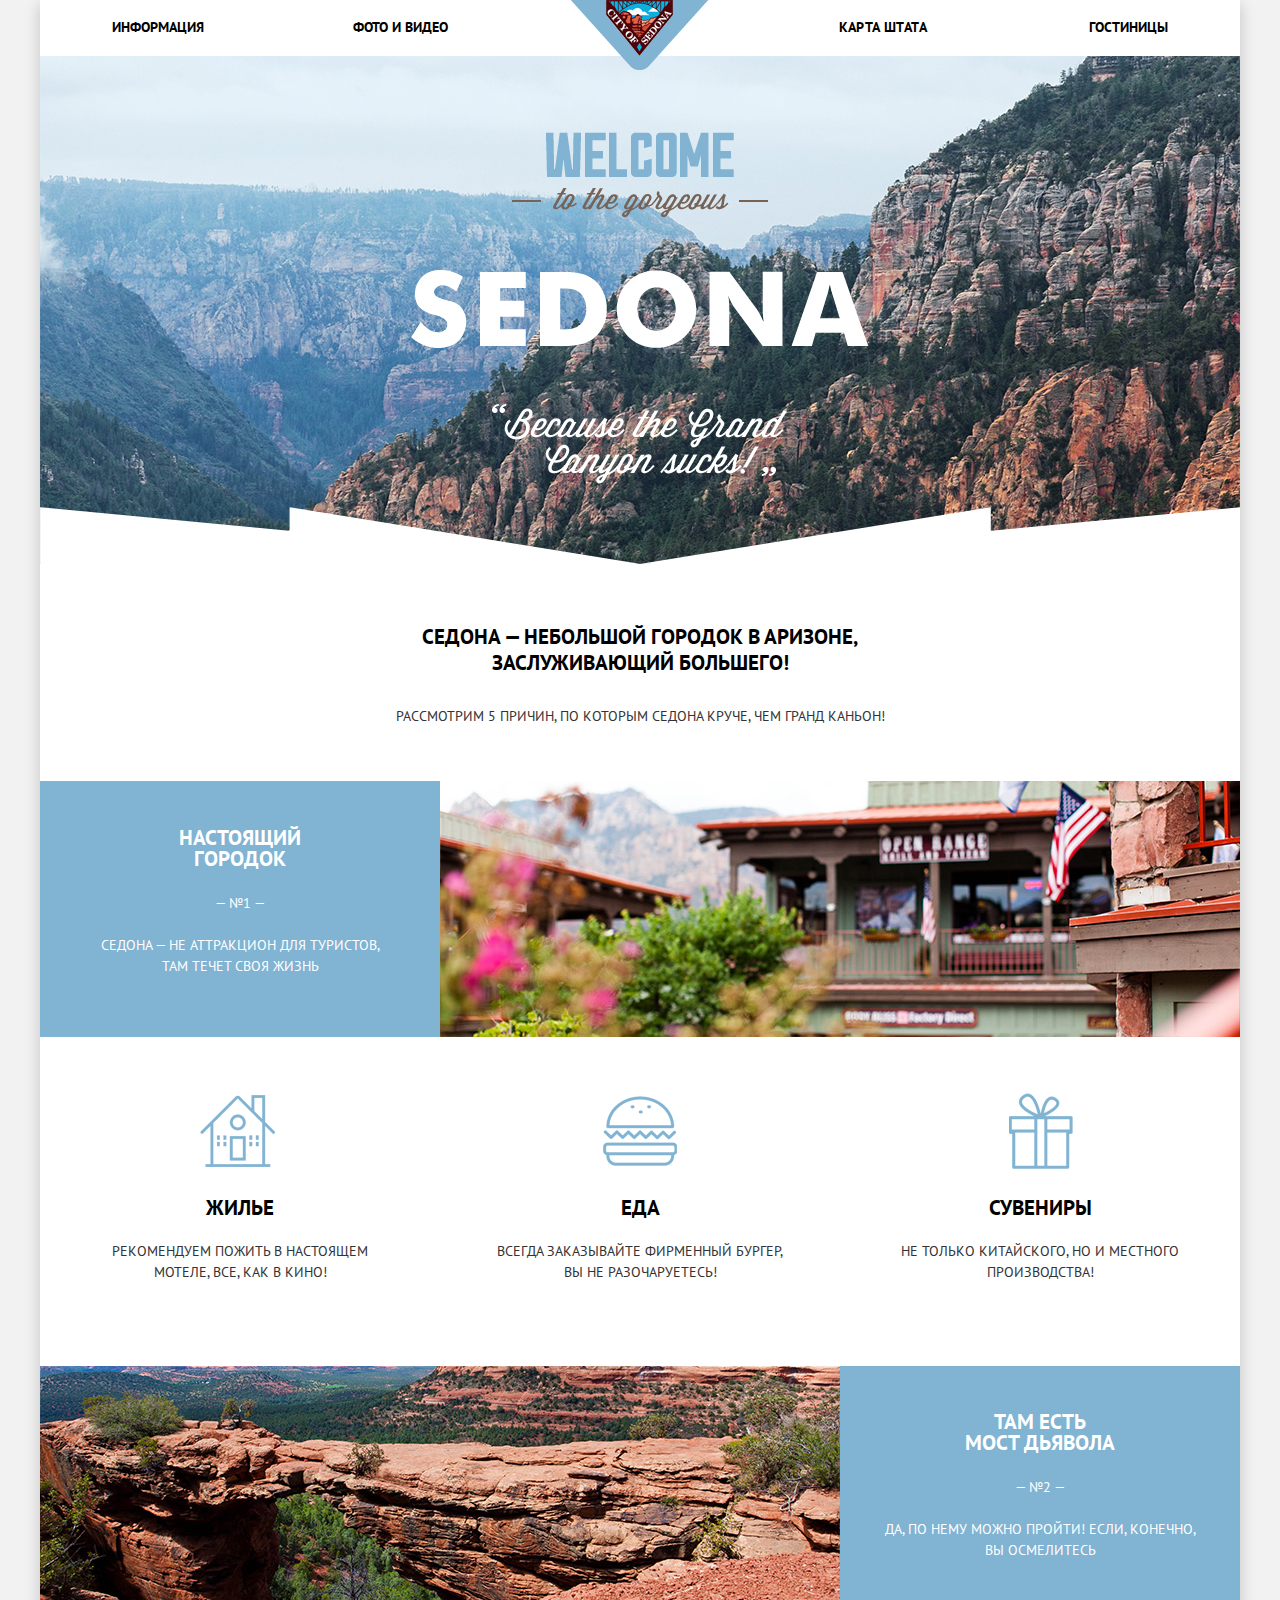
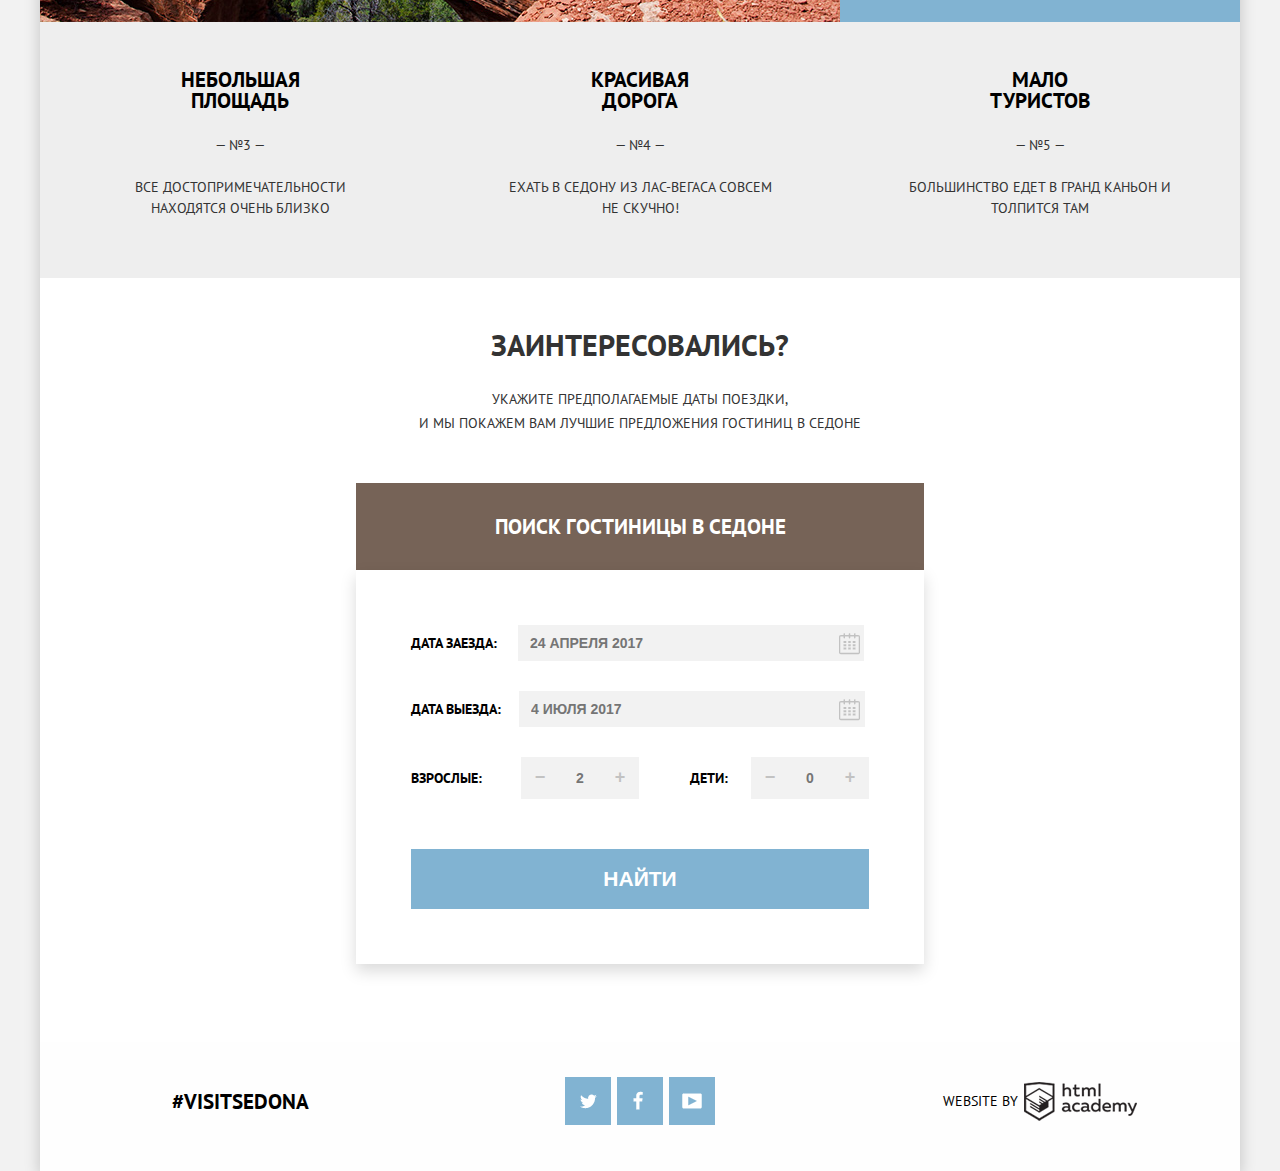
<file: index.html>
<!DOCTYPE html>
<html lang="ru">
    <head>
        <meta charset="utf-8">
        <title>Отдых в Седоне</title>
        <link href="css/normalize.css" rel="stylesheet">
        <link href="css/style.css" rel="stylesheet">
        <link href="https://fonts.googleapis.com/css?family=PT+Sans:400,700&amp;subset=cyrillic" rel="stylesheet">
    </head>

    <body>

        <div class="container-main">
            <header class="main-header">
                <a class="logo">
                    <img src="img/index-logo.png" width="138" height="70" alt="City of Sedona">
                </a>
                <nav class="main-navigation">
                    <ul class="main-menu">
                        <li class="main-menu-left">
                            <a href="#">Информация</a>
                        </li><!--
                      --><li class="main-menu-left">
                            <a href="#">Фото и видео</a>
                        </li><!--
                      --><li class="main-menu-right">
                            <a href="catalog.html">Гостиницы</a>
                        </li><!--
                      --><li class="main-menu-right">
                            <a href="#">Карта штата</a>
                        </li>
                    </ul>
                </nav>
            </header>


                <main>
                    <div class="banner">
                        <img src="img/main-img.jpg" class="banner-img" width="1200" height="535" alt="Добро пожаловать в Седону!">
                    </div>
                    <div class="promo">
                        <h2 class="promo-title">Седона — небольшой городок в Аризоне, заслуживающий большего!</h2>
                        <p class="promo-text">Рассмотрим 5 причин, по которым Седона круче, чем Гранд Каньон!</p>
                    </div>

                    <div class="feature clearfix">
                        <div class="feature-item">
                            <h2 class="feature-title">Настоящий<br>городок</h2>
                            <span class="feature-number">— №1 —</span>
                            <p class="feature-description">Седона — не аттракцион для туристов, там течет своя жизнь</p>
                        </div>
                        <div class="feature-img">
                            <img src="img/img-1.jpg" width="800" height="256" alt="настоящий городок">
                        </div>
                    </div>

                    <ul class="advice">
                        <li class="advice-item house icon">
                            <h2 class="advice-title">Жилье</h2>
                            <p class="advice-description">Рекомендуем пожить в настоящем мотеле, все, как в кино!</p>
                        </li><!--
                      --><li class="advice-item burger icon">
                            <h2 class="advice-title">Еда</h2>
                            <p class="advice-description">Всегда заказывайте фирменный бургер, вы не разочаруетесь!</p>
                        </li><!--
                      --><li class="advice-item gift icon">
                            <h2 class="advice-title">Сувениры</h2>
                            <p class="advice-description">Не только китайского, но и местного производства!</p>
                        </li>
                    </ul>

                    <div class="feature-2 clearfix">
                        <div class="feature-img-2">
                            <img src="img/img-2.jpg" width="800" height="256" alt="мост дьявола">
                        </div>
                        <div class="feature-item-2">
                            <h2 class="feature-title">Там есть<br>мост дьявола</h2>
                            <span class="feature-number">— №2 —</span>
                            <p class="feature-description">Да, по нему можно пройти! Если, конечно, вы осмелитесь</p>
                        </div>
                    </div>

                    <ul class="fact">
                        <li class="fact-item">
                            <h2 class="fact-title">Небольшая<br>площадь</h2>
                            <span class="fact-number">— №3 —</span>
                            <p class="fact-description">Все достопримечательности находятся очень близко</p>
                        </li><!--
                      --><li class="fact-item">
                            <h2 class="fact-title">Красивая<br>дорога</h2>
                            <span class="fact-number">— №4 —</span>
                            <p class="fact-description">Ехать в Седону из Лас-Вегаса совсем не скучно!</p>
                        </li><!--
                      --><li class="fact-item">
                            <h2 class="fact-title">Мало<br>туристов</h2>
                            <span class="fact-number">— №5 —</span>
                            <p class="fact-description">Большинство едет в Гранд Каньон и толпится там</p>
                        </li>
                    </ul>

                    <div class="search-promo">
                        <span class="search-promo-title">Заинтересовались?</span>
                        <p class="search-promo-description">Укажите предполагаемые даты поездки, и&nbsp;мы&nbsp;покажем&nbsp;вам&nbsp;лучшие предложения гостиниц в седоне</p>
                        <a class="search-promo-btn" href="#">Поиск гостиницы в Седоне</a>
                    </div>


                    <form class="search-form">
                        <fieldset class="date-in">
                            <label for="date-in">Дата заезда:</label>
                            <input type="text" name="date" id="date-in" placeholder="24 апреля 2017">
                            <button class="search-form-sprite sprite-calendar"></button>
                        </fieldset>
                        <fieldset class="date-out">
                            <label for="date-out">Дата выезда:</label>
                            <input type="text" name="date" id="date-out" placeholder="4 июля 2017">
                            <button class="search-form-sprite sprite-calendar"></button>
                        </fieldset>
                        <fieldset class="number-of-people clearfix">
                            <div class="adults">
                                <label for="adults">Взрослые:</label>
                                <div class="counter">
                                    <button class="min">&minus;</button>
                                    <input type="text" name="adults" id="adults" placeholder="2">
                                    <button class="max">+</button>
                                </div>
                            </div>
                            <div class="children">
                                <label for="children">Дети:</label>
                                <div class="counter">
                                    <button class="min">&minus;</button>
                                    <input type="text" name="children" id="children" placeholder="0">
                                    <button class="max">+</button>
                                </div>
                            </div>
                        </fieldset>
                        <button class="search-btn" type="submit">Найти</button>
                    </form>


                     <div class="map">
                        <iframe src="https://www.google.com/maps/embed?pb=!1m18!1m12!1m3!1d591769.6423268546!2d-111.79897700434209!3d34.97925239717101!2m3!1f0!2f0!3f0!3m2!1i1024!2i768!4f13.1!3m3!1m2!1s0x872da132f942b00d%3A0x5548c523fa6c8efd!2z0KHQtdC00L7QvdCwLCDQkNGA0LjQt9C-0L3QsCA4NjMzNiwg0KHQqNCQ!5e0!3m2!1sru!2sru!4v1494269872861" width="1200" height="595" style="border:0" allowfullscreen>
                        </iframe>
                        <!--  <img src="img/map-full.jpg" class="map-img" width="1200" height="595" alt="карта Седоны"> -->
                     </div>

                </main>

                <footer class="footer-main">
                    <div class="footer-hashtag">
                        <a class="hashtag" href="#">#visitsedona</a>
                    </div>
                    <div class="footer-social">
                        <a class="social-btn twitter" href="#">Твиттер</a>
                        <a class="social-btn facebook" href="#">Фейсбук</a>
                        <a class="social-btn youtube" href="#">Ютуб</a>
                    </div>
                    <div class="footer-copyright">
                        <p class="copyright">Website by</p>
                        <a class="footer-copyright-btn" href="https://htmlacademy.ru/intensive/htmlcss">
                            <img src="img/html-academy.png" width="113" height="39" alt="HTML Academy">
                        </a>
                    </div>
                </footer>

        </div>

    </body>
</html>
</file>
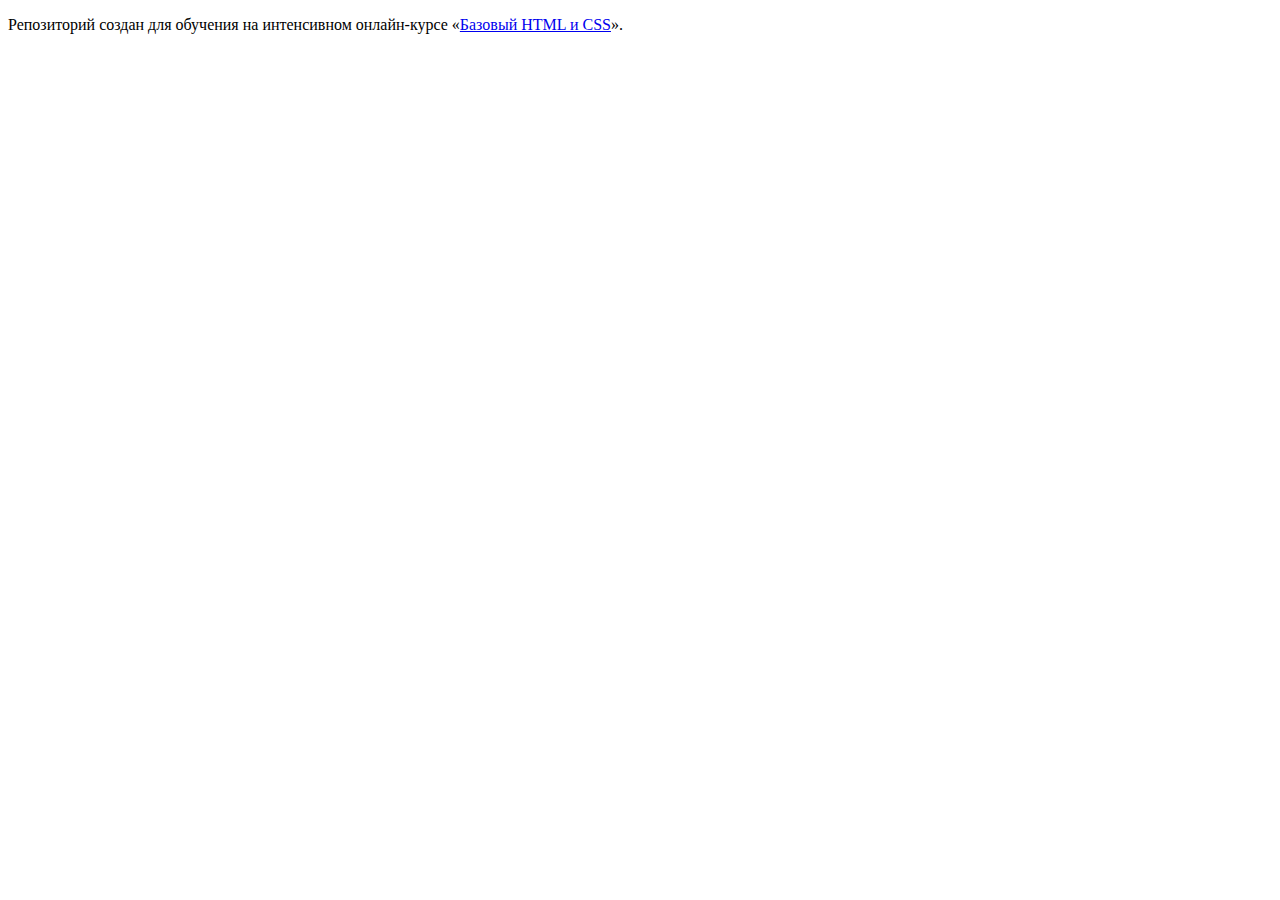
<file: master/index.html>
<!DOCTYPE html>
<html lang="ru">
  <head>
    <meta charset="utf-8">
    <title>HTML Academy: Седона</title>
    <base href="https://htmlacademy-htmlcss.github.io/308987-sedona/master/">
</head>
  <body>

    <p>Репозиторий создан для обучения на интенсивном онлайн‑курсе «<a href="https://htmlacademy.ru/intensive/htmlcss">Базовый HTML и CSS</a>».</p>

  </body>
</html>
</file>
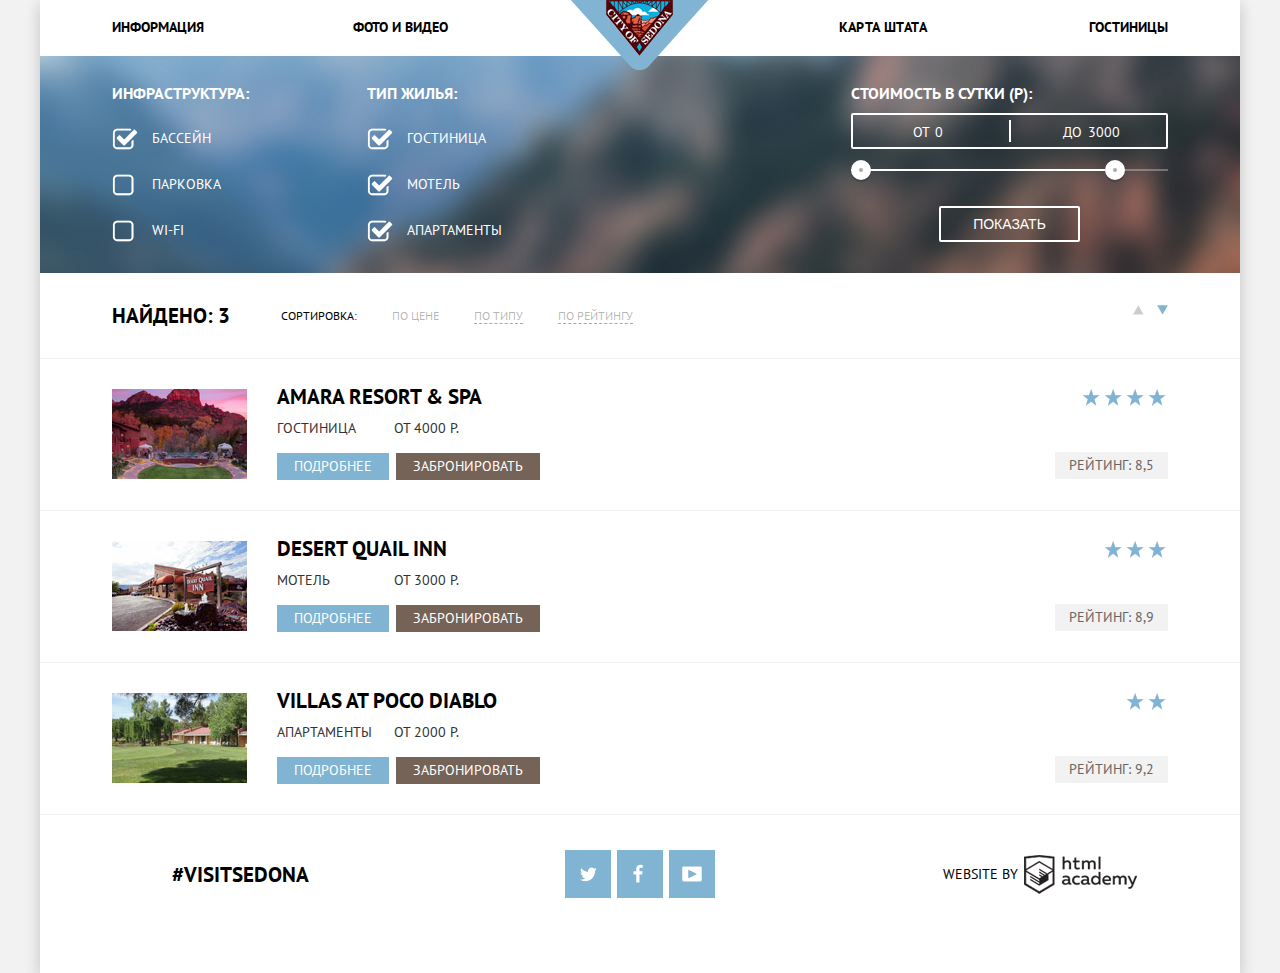
<file: catalog.html>
<!DOCTYPE html>
<html lang="ru">
    <head>
        <meta charset="utf-8">
        <title>Гостиницы Седоны</title>
        <link href="css/normalize.css" rel="stylesheet">
        <link href="css/style.css" rel="stylesheet">
        <link href="https://fonts.googleapis.com/css?family=PT+Sans:400,700&amp;subset=cyrillic" rel="stylesheet">
    </head>

    <body>


        <div class="container">

            <header class="main-header">
                <a class="logo" href="index.html">
                    <img src="img/index-logo.png" width="138" height="70" alt="City of Sedona">
                </a>
                <nav class="main-navigation">
                    <ul class="main-menu">
                        <li class="main-menu-left">
                            <a href="index.html">Информация</a>
                        </li><!--
                      --><li class="main-menu-left">
                            <a href="#">Фото и видео</a>
                        </li><!--
                      --><li class="main-menu-right">
                            <a>Гостиницы</a>
                        </li><!--
                      --><li class="main-menu-right">
                            <a href="#">Карта штата</a>
                        </li>
                    </ul>
                </nav>
            </header>

            <main>
                <form class="filter catalog-container clearfix">
                    <fieldset class="filter-options">
                        <legend class="filter-title">Инфраструктура:</legend>
                        <ul class="filter-left">
                            <li class="filter-left-item">
                                <input type="checkbox" name="swimming-pool" id="swimming-pool" checked>
                                <label for="swimming-pool">Бассейн</label>
                            </li>
                            <li class="filter-left-item">
                                <input type="checkbox" name="parking" id="parking">
                                <label for="parking">Парковка</label>
                            </li>
                            <li class="filter-left-item">
                                <input type="checkbox" name="wi-fi" id="wi-fi">
                                <label for="wi-fi">Wi-Fi</label>
                            </li>
                        </ul>
                    </fieldset>
                    <fieldset class="filter-options">
                        <legend class="filter-title">Тип жилья:</legend>
                        <ul class="filter-left">
                            <li class="filter-left-item">
                                <input type="checkbox" name="hotel" id="hotel" checked>
                                <label for="hotel">Гостиница</label>
                            </li>
                            <li class="filter-left-item">
                                <input type="checkbox" name="motel" id="motel" checked>
                                <label for="motel">Мотель</label>
                            </li>
                            <li class="filter-left-item">
                                <input type="checkbox" name="apartments" id="apartments" checked>
                                <label for="apartments">Апартаменты</label>
                            </li>
                        </ul>
                    </fieldset>
                    <fieldset class="price-per-day">
                        <div class="filter-range">
                            <div class="filter-range-title">Стоимость в сутки (р):</div>
                            <div class="price-controls">
                                <label class="min-price">от <input type="text" name="min-price" value="0"></label>
                                <label class="max-price">до <input type="text" name="max-price" value="3000"></label>
                            </div>
                            <div class="range-controls">
                                <div class="scale">
                                    <div class="bar"></div>
                                </div>
                                <div class="range-toggle range-toggle-min"></div>
                                <div class="range-toggle range-toggle-max"></div>
                            </div>
                            <button class="btn-transparent" type="submit">Показать</button>
                        </div>
                    </fieldset>
                </form>


                <div class="search-results catalog-container clearfix">
                    <div class="search-result-number">
                        <span class="search-number">найдено: 3</span>
                    </div>
                    <div class="sort-results-by">
                        <span class="sort-results-by-title">сортировка:</span>
                        <ul class="sort-by">
                            <li class="sort-by-item">
                                <a>по цене</a>
                            </li><!--
                         --><li class="sort-by-item">
                                <a href="#">по типу</a>
                            </li><!--
                        --><li class="sort-by-item">
                                <a href="#">по рейтингу</a>
                            </li>
                        </ul>
                    </div>
                    <div class="sort-order">
                        <a href="#" class="sort-up">
                            <span class="down sprite-sort-order sprite-top"></span>
                        </a>
                        <a href="#" class="sort-up">
                            <span class="up sprite-sort-order sprite-bottom"></span>
                        </a>
                    </div>
                </div>


                <div class="card catalog-container clearfix">
                    <div class="card-img">
                        <img src="img/img-catalog-1.jpg" width="135" height="90" alt="Amara Resort & Spa">
                    </div>
                    <h2 class="card-item-title">Amara Resort &#38; Spa</h2>
                    <div class="rating">
                        <span class="rating-star"></span>
                        <span class="rating-star"></span>
                        <span class="rating-star"></span>
                        <span class="rating-star"></span>
                    </div>
                    <div class="card-item-name">
                        <span class="type">Гостиница</span>
                        <span class="price-range">от 4000 р.</span>
                    </div>
                    <div class="card-item clearfix">
                        <a class="more-details" href="#">Подробнее</a>
                            <a class="book-it" href="#">Забронировать</a>
                            <span class="rating-number">Рейтинг: 8,5</span>
                    </div>
                </div>

                <div class="card catalog-container clearfix">
                    <div class="card-img">
                        <img src="img/img-catalog-2.jpg" width="135" height="90" alt="Desert Quail Inn">
                    </div>
                    <h2 class="card-item-title">Desert Quail Inn</h2>
                    <div class="rating">
                        <span class="rating-star"></span>
                        <span class="rating-star"></span>
                        <span class="rating-star"></span>
                    </div>
                    <div class="card-item-name">
                        <span class="type">Мотель</span>
                        <span class="price-range">от 3000 р.</span>
                    </div>
                    <div class="card-item clearfix">
                        <a class="more-details" href="#">Подробнее</a>
                        <a class="book-it" href="#">Забронировать</a>
                        <span class="rating-number">Рейтинг: 8,9</span>
                    </div>
                </div>

                <div class="card catalog-container clearfix">
                    <div class="card-img">
                        <img src="img/img-catalog-3.jpg" width="135" height="90" alt="Villas At Poco Diablo">
                    </div>
                    <h2 class="card-item-title">Villas At Poco Diablo</h2>
                    <div class="rating">
                        <span class="rating-star"></span>
                        <span class="rating-star"></span>
                    </div>
                    <div class="card-item-name">
                        <span class="type">Апартаменты</span>
                        <span class="price-range">от 2000 р.</span>
                    </div>
                    <div class="card-item clearfix">
                        <a class="more-details" href="#">Подробнее</a>
                        <a class="book-it" href="#">Забронировать</a>
                        <span class="rating-number">Рейтинг: 9,2</span>
                    </div>
                </div>
            </main>

            <footer class="footer">
                <div class="footer-hashtag">
                    <a class="hashtag" href="#">#visitsedona</a>
                </div>
                <div class="footer-social">
                    <a class="social-btn twitter" href="#">Твиттер</a>
                    <a class="social-btn facebook" href="#">Фейсбук</a>
                    <a class="social-btn youtube" href="#">Ютуб</a>
                </div>
                <div class="footer-copyright">
                    <p class="copyright">Website by</p>
                    <a class="footer-copyright-btn" href="https://htmlacademy.ru/intensive/htmlcss">
                        <img src="img/html-academy.png" width="113" height="39" alt="HTML Academy">
                    </a>
                </div>
            </footer>
        </div>

    </body>
</html>
</file>
<file: css/style.css>
body {
    font-size: 14px;
    line-height: 21px;
    color: #333333;
    background-color: #f2f2f2;
    font-weight: normal;
    font-family: "PT Sans", "Tahoma", sans-serif;
    text-transform: uppercase;
    min-width: 1200px;
    margin: 0;
}

h2 {
    font-size: 21px;
    line-height: 26px;
    color: #000000;
    font-weight: bold;
}

.feature-item h2,
.feature-item-2 h2 {
    color: #ffffff;
}

.main-navigation,
.search-promo-title {
    color: #333333;
    font-weight: bold;
}

.search-promo-title {
    font-size: 30px;
}

.hashtag {
    font-size: 21px;
    font-weight: bold;
    color: #000000;
}

.type-item-left {
    margin: 0 4px 0 0;
    float: left;
    padding: 0;
}

.type-item-left li {
    list-style-type: none;
    padding: 0;
    margin-bottom: 14px;
}

.type-item-right {
    float: right;
    padding: 0;
    list-style-type: none;
    margin-top: 37px;
}

.type-item-left li {
    list-style-type: none;
    padding: 0;
    margin-bottom: 14px;
}



 .filter input[type="checkbox"] {
    display: none;
}

 .filter input[type="checkbox"] + label {
    display: block;
    margin: 10px 0;
    line-height: 21px;
    padding-left: 40px;
    position: relative;
    cursor: pointer;
    border: none;
}

 .filter input[type="checkbox"]:not(:checked) + label::before {
    content: "";
    display: block;
    width: 17px;
    height: 17px;
    position: absolute;
    top: 0;
    left: 0px;
    background-image: url(../img/filter-sprite.png);
    background-repeat: no-repeat;
    display: inline-block;
    width: 22px;
    height: 22px;
    background-position: -10px -40px;
}

 .filter input[type="checkbox"]:checked + label::after {
    content: "";
    display: block;
    position: absolute;
    top: 0;
    left: 0;
    background-image: url(../img/filter-sprite.png);
    background-repeat: no-repeat;
    display: block;
    width: 26px;
    height: 22px;
    background-position: -10px -82px;
    border: none;
}


.filter {
    font-size: 14px;
    color: #ffffff;
    font-weight: normal;
    width: 1200px;
    box-sizing: border-box;
}

.filter-left {
    margin: 0;
    padding: 0;
}

.filter-left-item {
    list-style: none;
    padding: 0;
    margin-bottom: 25px;
}

.filter-options {
    margin-top: 27px;
    padding: 0;
    margin-left: 0;
    border: none;
    margin-right: 44px;
}

.filter-title {
    font-size: 16px;
    font-weight: bold;
    color: #ffffff;
    margin-bottom: 14px;
}

.up {
    display: block;
}

.down {
    display: block;
}

.copyright {
    color: #000000;
}

.search-result-number,
.card-item-title {
    font-size: 21px;
    color: #000000;
    font-weight: bold;
}

.sort-results-by-title {
    font-size: 12px;
    color: #000000;

}

.sort-by {
    font-size: 12px;

    text-decoration: underline;
}

.sort-by a:link {
    border-bottom: 1px dashed #81b3d2;
    text-decoration: none;
    color: rgba(0, 0, 0, 0.3);
}

.sort-by a {
    color: rgba(0, 0, 0, 0.3);
}

.sort-by a:visited {
    color: #81b3d2;
}

.sort-by a:hover {
    color: #81b3d2;
}

.rating-number {
    color: #666666;
}

.details {
    font-weight: bold;
    color: #ffffff;
}

html {
    background-color: #f2f2f2;
}












.container {
    width: 1200px;
    margin: 0 auto;
    background-color: #ffffff;
    box-shadow: 0px 5px 15px 0 rgba(0, 1, 1, 0.2);
}

.container-main {
    width: 1200px;
    margin: 0 auto;
    background-color: #ffffff;
    box-shadow: 0px 5px 15px 0 rgba(0, 1, 1, 0.2);
    position: relative;
}

.catalog-container {
    padding-left: 6%;
    padding-right: 6%;
}

.logo {
    position: absolute;
    left: 50%;
    margin-left: -69px;
    z-index: 1;
}

.main-header {
    margin-left: 6%;
    margin-right: 6%;
    background-color: #ffffff;
    min-height: 56px;
}

.main-menu {
    min-height: 40px;
    margin: 0;
    padding: 0;
}

.main-menu a {
    text-decoration: none;
    color: #000000;
}

.main-menu a:hover {
    color: #81b3d2;
}

.main-menu a:active {
    color: #000000;
    opacity: 0.3;
}

.main-menu li {
    list-style: none;
    padding-top: 17px;
    font-size: 14px;
}

.main-menu-right {
    text-align: right;
    float: right;

    width: 241px;
}

.main-menu-right:last-child {
    letter-spacing: 0.4px;
}

.main-header {
    font-size: 0;
}

.main-menu-left {
    text-align: left;
    float: left;

    width: 241px;
}

.banner {
    width: 1200px;
    height: 535px;
    margin: 0 auto;
    margin-bottom: 33px;
}

.banner-img {
    overflow: hidden;
}

.promo {
    text-align: center;
    width: 500px;
    margin: 0 auto;
}

.promo-title {
    margin: 0;
    padding-bottom: 30px;
}

.promo-text {
    margin: 0;
}

.feature,
.feature-2 {
    background-color: #81b3d2;
}

.feature {
    margin-top: 54px;
}

.feature-item {
    color: #ffffff;
    text-align: center;
    float: left;
    width: 400px;
    padding: 46px 50px 50px 50px;
    box-sizing: border-box;
    margin: 0 auto;
}

.feature-item-2 {
    width: 400px;
    text-align: center;
    float: right;
    color: #ffffff;
    padding: 45px 35px 45px 35px;
    box-sizing: border-box;
    margin: 0 auto;
}

.feature-description {
    margin-top: 21px;
    margin-bottom: 0;
    margin-right: 0;
    text-align: center;
}

.feature-title {
    margin-top: 0;
    line-height: 21px;
    margin-bottom: 24px;
}

.feature-img {
    width: 800px;
    height: 256px;
    float: right;
    overflow: hidden;
}

.feature-img-2 {
    width: 800px;
    height: 256px;
    float: left;
    overflow: hidden;
}


.clearfix::after {
    content: "";
    display: table;

    clear: both;
}

.advice {
    margin: 0;
    padding: 0;
    width: 1200px;
}

.advice-title {
    margin-top: 0;
    margin-bottom: 20px;
}

.advice-description {
    margin: 0;
}

.advice-item {
    display: inline-block;
    vertical-align: top;
    text-align: center;
    width: 400px;
    padding: 158px 50px 83px 50px;
    margin: 0 auto;
    box-sizing: border-box;
    position: relative;
}

.advice-item::before {
    content: "";
    display: block;
    background-image: url(../img/feature-icons.png);
    background-repeat: no-repeat;
}

.house::before  {
    width: 75px;
    height: 72px;

    background-position: -10px -10px;
    position: absolute;
    top: 58px;
    left: 160px;
}

.burger::before {
    width: 74px;
    height: 70px;

    background-position: -105px -10px;
    position: absolute;
    top: 59px;
    left: 163px;
}

.gift::before {
    width: 64px;
    height: 76px;

    background-position: -199px -10px;

    position: absolute;
    top: 56px;
    left: 169px;
}


.fact {
    list-style: none;
    background-color: #eeeeee;
    margin: 0;
    padding: 0;
    width: 1200px;
}

.fact-item {
    text-align: center;
    vertical-align: top;
    display: inline-block;
    width: 400px;
    padding: 47px 60px 59px 60px;
    margin: 0 auto;
    box-sizing: border-box;
}

.fact-title {
    margin-top: 0;
    line-height: 21px;
    margin-bottom: 24px;
}

.fact-description {
     margin-top: 21px;
     margin-bottom: 0;

}

.fact-item:first-child {
  margin-left: 0;
}


.search-promo {
    text-align: center;
    margin: 0 auto;
    padding-top: 56px;

}

.search-promo-description  {
    padding: 25px 200px 48px 200px;
    line-height: 24px;
    width: 470px;
    margin: 0 auto;

}

.search-promo-btn {
    display: block;
    font-size: 21px;
    font-weight: bold;
    color: #ffffff;
    width: 568px;
    margin: 0 auto;
    padding: 33px 0;
    background-color: #766357;
    text-decoration: none;
}

.footer {
    background-color: #ffffff;

    padding-top: 35px;
    padding-bottom: 3px;
    width: 100%;
    height: 120px;
    display: flex;
    justify-content: space-between;
    flex-direction: row;
    align-content: center;


}


.twitter {
    background: url(../img/twitter-icon.png) no-repeat 15px 17px;
}

.facebook {
    background: url(../img/icon-facebook.png) no-repeat 16px 14px;
}

.youtube {
    background: url(../img/icon-youtube.png) no-repeat 13px 16px;
}

.footer-main {
    background-color: rgba(254, 254, 254, 0.9);
    position: absolute;
    bottom: 0;
    padding-top: 35px;
    padding-bottom: 45px;
    width: 1200px;
    display: flex;
    justify-content: space-between;
    flex-direction: row;
    align-content: center;
}

.footer-hashtag {
    display: inline-block;
    width: 400px;
    text-align: center;
    vertical-align: middle;
    margin-top: 14px;
}

.footer-hashtag a {
    text-decoration: none;
}

.footer-social {
    width: 400px;
    text-align: center;
    vertical-align: middle;
    font-size: 0;
}

.footer-copyright {
    width: 400px;
    text-align: center;
    vertical-align: middle;
    font-size: 0;
}

.copyright {
    display: inline-block;
    vertical-align: middle;
    margin-right: 6px;
    font-size: 14px;
}

.footer-copyright-btn {
    display: inline-block;
    vertical-align: middle;
}

.footer-copyright-btn img {
    display: inline-block;
    vertical-align: middle;
}

.social-btn {
    display: inline-block;
    vertical-align: middle;
    width: 46px;
    height: 48px;
    background-color: #81b3d2;
    margin-right: 6px;
}

.social-btn:last-child {
    margin-right: 0px;
}

.filter {
    width: 1200px;
    height: 217px;
    background-image: url(../img/img-blur.jpg);
    background-repeat: no-repeat;
    background-position: center;
    background-size: cover;
    margin: 0 auto;
}

.filter-options {
    float: left;
    width: 20%;
}

.price-per-day {
    float: right;
    width: 318x;
    margin-top: 27px;
    margin-right: 0;
    margin-left: 0;
    border: none;
    padding: 0;
}

.search-results {
    border-bottom: 1px solid #f2f2f2;
    padding-bottom: 32px;
    padding-top: 32px;
}

.search-result-number {
    float: left;
}

.sort-results-by {
    float: left;
    margin-left: 51px;
}

.sort-order {
    float: right;
    font-size: 0;
}

.sort-by {
    padding: 0;
    margin: 0;
    float: right;
}

.sort-by li {
    display: inline-block;
    vertical-align: center;
    margin-left: 35px;
}

.card {
    padding-top: 25px;
    padding-bottom: 25px;
    border-bottom: 1px solid #f2f2f2;
    position: relative;
}


.card-img {
    float: left;
    margin-right: 30px;
    margin-top: 5px;
}

.card-item {
    float: right;
    width: 891px;
}

.card-item-title {
    margin-bottom: 8px;
    margin-top: 0;
    display: inline-block;
    margin-bottom: 8px;
    width: 538px;
}

.type {
    margin-right: 3px;
    display: inline-block;
    width: 110px;
    vertical-align: top;
}

.rating {
    position: absolute;
    top: 30px;
    right: 74px;
    float: right;
    text-align: right;
}

.stars {
    margin-bottom: 47px;
}

.rating-number {
    color: #666666;
    background-color: #f2f2f2;
    padding: 3px 14px;
    float: right;
    margin-top: 13px;
}

.details {
    margin-top: 13px;
}

.more-details {
    text-decoration: none;
    background-color: #81b3d2;
    color: #ffffff;
    margin-right: 3px;
    padding: 3px 17px;
    margin-right: 7px;
    vertical-align: top;
    margin-top: 14px;
    float: left;
}

.book-it {
    text-decoration: none;
    background-color: #766357;
    color: #ffffff;
    padding: 3px 17px;
    vertical-align: top;
    margin-top: 14px;
    float: left;
}

.search-form {
    position: absolute;
    width: 458px;
    left: 50%;
    margin-left: -284px;
    background-color: #ffffff;
    padding: 55px;
    box-shadow: 0px 7px 15px 0 rgba(0, 1, 1, 0.15);
    font-weight: bold;
    color: #000000;
}

.search-form {
    border: none;
}

.search-form label {
    margin: 0;
    padding: 0;
    font-weight: bold;
}

.search-form fieldset {
    margin-bottom: 30px;
}

.date-in input[type="text"] {
    width: 304px;
    margin-left: 17px;
    box-sizing: content-box;
    font-weight: bold;
    font-size: 14px;
    color: #000000;
    font-weight: bold;
    text-transform: uppercase;
    padding: 10px 30px 10px 12px;
    outline: none;
    background-color: #f2f2f2;
    border: none;
}

.date-out input[type="text"] {
    width: 304px;
    margin-left: 14px;
    box-sizing: content-box;
    font-weight: bold;
    font-size: 14px;
    color: #000000;
    font-weight: bold;
    text-transform: uppercase;
    padding: 10px 30px 10px 12px;
    outline: none;
    background-color: #f2f2f2;
    border: none;
}


.counter .min {
    padding: 10px 6px 10px 6px;
     font-weight: bold;
    color: #c2c2c2;
    font-size: 18px;

}

.counter  .max {
    padding: 10px 6px 10px 6px;
     font-weight: bold;
    color: #c2c2c2;
    font-size: 18px;
}

.adults input[type="text"] {
    padding: 3px 10px 13px 17px;
}

.children input[type="text"] {
    padding: 3px 10px 13px 17px;
}


.number-of-people input[type="text"] {
    font-size: 14px;
    color: #000000;
    font-weight: bold;
    text-transform: uppercase;
    outline: none;
    background-color: #f2f2f2;
    border: none;
}

.adults {
    float: left;

}

.adults label {
    margin-right: 35px;
}

.children {
    float: right;
}

.children label {
    display: inline-block;
    vertical-align: center;
}

.children .counter {
    margin-left: 19px;
}

.search-form fieldset {
    border: none;
    padding: 0;
    margin-left: 0;
    margin-right: 0;
}

.search-form [type="submit"] {
    display: block;
    color: #ffffff;
    background-color: #81b3d2;
    border: none;
    margin-left: 0;
    margin-right: 0;
    width: 458px;
    padding: 18px 0;
    text-transform: uppercase;
    font-size: 21px;
    font-weight: bold;
    margin-top: 50px;
    outline: none;
}

.counter {
    font-size: 0;
    display: inline-block;
    vertical-align: center;
    background-color: #f2f2f2;
    border: none;
}

.counter button {
    outline: none;
    cursor: pointer;
    color: #a9a9a9;
    display: inline-block;
    width: 38px;
    box-sizing: border-box;
    text-align: center;
    text-decoration: none;
    font-size: 12px;
    padding-top: 6px;
    padding-bottom: 13px;
    border: none;
    background-color: #f2f2f2;
    font-weight: bold;
    color: #c2c2c2;
    font-size: 18px;
}

.number-of-people input[type="text"] {
    width: 15px;
    background-color: #f2f2f2;
}

.advice-sprite {
    background-image: url(../img/spritesheet.png);
    background-repeat: no-repeat;
    display: block;
    margin-left: 162px;
}

.sprite-icon-burger {
    width: 74px;
    height: 70px;
    background-position: -10px -10px;
}

.sprite-icon-gift {
    width: 64px;
    height: 76px;
    background-position: -104px -10px;
    margin-left: 169px;
}

.sprite-icon-house {
    width: 75px;
    height: 72px;
    background-position: -188px -10px;
}

.search-form-sprite {
    background-image: url(../img/search-form-spritesheet.png);
    background-repeat: no-repeat;
    display: block;
}

.sprite-calendar {
    position: absolute;
    left: 85%;
    margin-top: -28px;
    width: 21px;
    height: 22px;
    background-position: -10px -10px;
    border: none;
    background-color: transparent;
}

.sprite-sort-order {
    background-image: url(../img/filter-sprite.png);
    background-repeat: no-repeat;
    display: inline-block;
}

.sprite-bottom {
    width: 11px;
    height: 10px;
    background-position: -10px -10px;
}

.sprite-bottom {
    width: 11px;
    height: 10px;
    background-position: -10px -10px;
}

.sprite-checkbox {
    width: 22px;
    height: 22px;
    background-position: -10px -40px;
}

.sprite-checked {
    width: 26px;
    height: 22px;
    background-position: -10px -82px;
}

.sprite-top {
    width: 11px;
    height: 10px;
    background-position: -10px -124px;
    margin-right: 13px;
}

.sort-order a {
    text-decoration: none;

}

.rating-star {
    background-image: url(../img/star-icons.png);
    background-repeat: no-repeat;
    width: 18px;
    height: 17px;
    display: inline-block;
}

.filter-range {
    width: 317px;
    color: #ffffff;
    text-transform: uppercase;
}

.filter-range-title {
    margin-bottom: 9px;

    font-weight: bold;
    font-size: 16px;
    line-height: 21px;
}

.price-controls {
    height: 32px;
    margin-bottom: 20px;
    border: 2px solid #ffffff;
    border-radius: 2px;
    font-size: 0;
    position: relative;
}

.price-controls::after {
    content: "";
    position: absolute;
    top: 50%;
    left: 50%;
    transform: translate(-50%, -50%);
    width: 2px;
    height: 22px;
    background: #ffffff;
}

.price-controls label {
    display: inline-block;
    font-size: 14px;
    line-height: 32px;
    vertical-align: top;
    cursor: pointer;
}

.price-range {
    display: inline-block;
    vertical-align: top;
    width: auto;
}

.price-controls .min-price,
.price-controls .max-price {
    width: 90px;
    padding-left: 60px;
}

.price-controls input {
    width: 50px;
    margin: 0;
    color: inherit;
    font: inherit;
    background: none;
    border: none;
    outline: none;
}

.range-controls {
    position: relative;
    margin-bottom: 35px;
}

.range-controls .scale {
    height: 2px;
    background: rgba(255, 255, 255, 0.3);
}

.range-controls .bar {
    width: 80%;
    height: 2px;
    background: #ffffff;
}

.range-toggle {
    position: absolute;
    top: -9px;
    width: 4px;
    height: 4px;
    background: #ababab;
    border: 8px solid #ffffff;
    border-radius: 50%;
    box-shadow: 0 2px 1px 0 rgba(0, 1, 1, 0.2);
    cursor: pointer;
}

.range-toggle:hover {
    background: #1c4f80;
}

.range-toggle-min {
    left: 0;
}

.range-toggle-max {
    left: 80%;
}

.btn-transparent {
    display: block;
    margin: 0 auto;
    padding: 6px 32px;
    font-size: 14px;
    line-height: 20px;
    color: #ffffff;
    text-transform: uppercase;
    background: transparent;
    border: 2px solid #ffffff;
    border-radius: 2px;
    cursor: pointer;
    outline: none;
}

.btn-transparent:hover {
    color: #000000;
    background: #ffffff;
}
</file>
